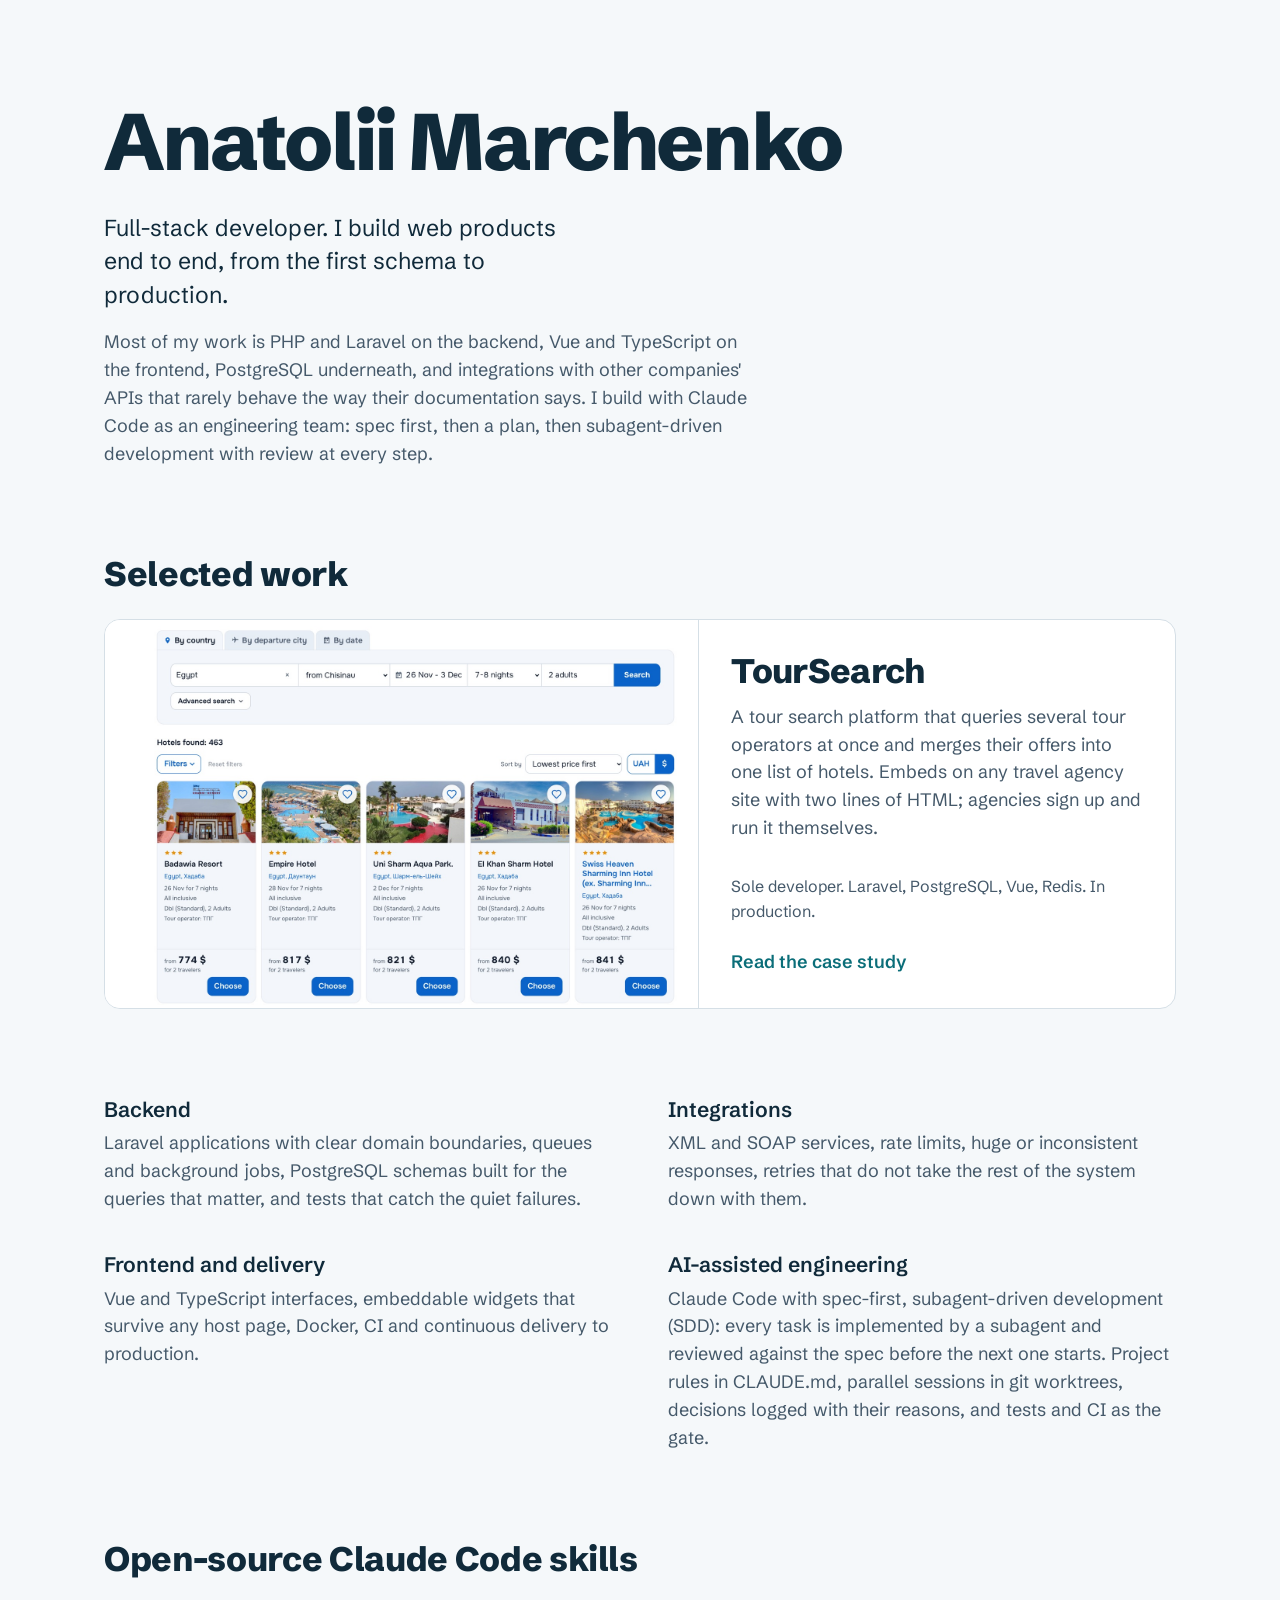
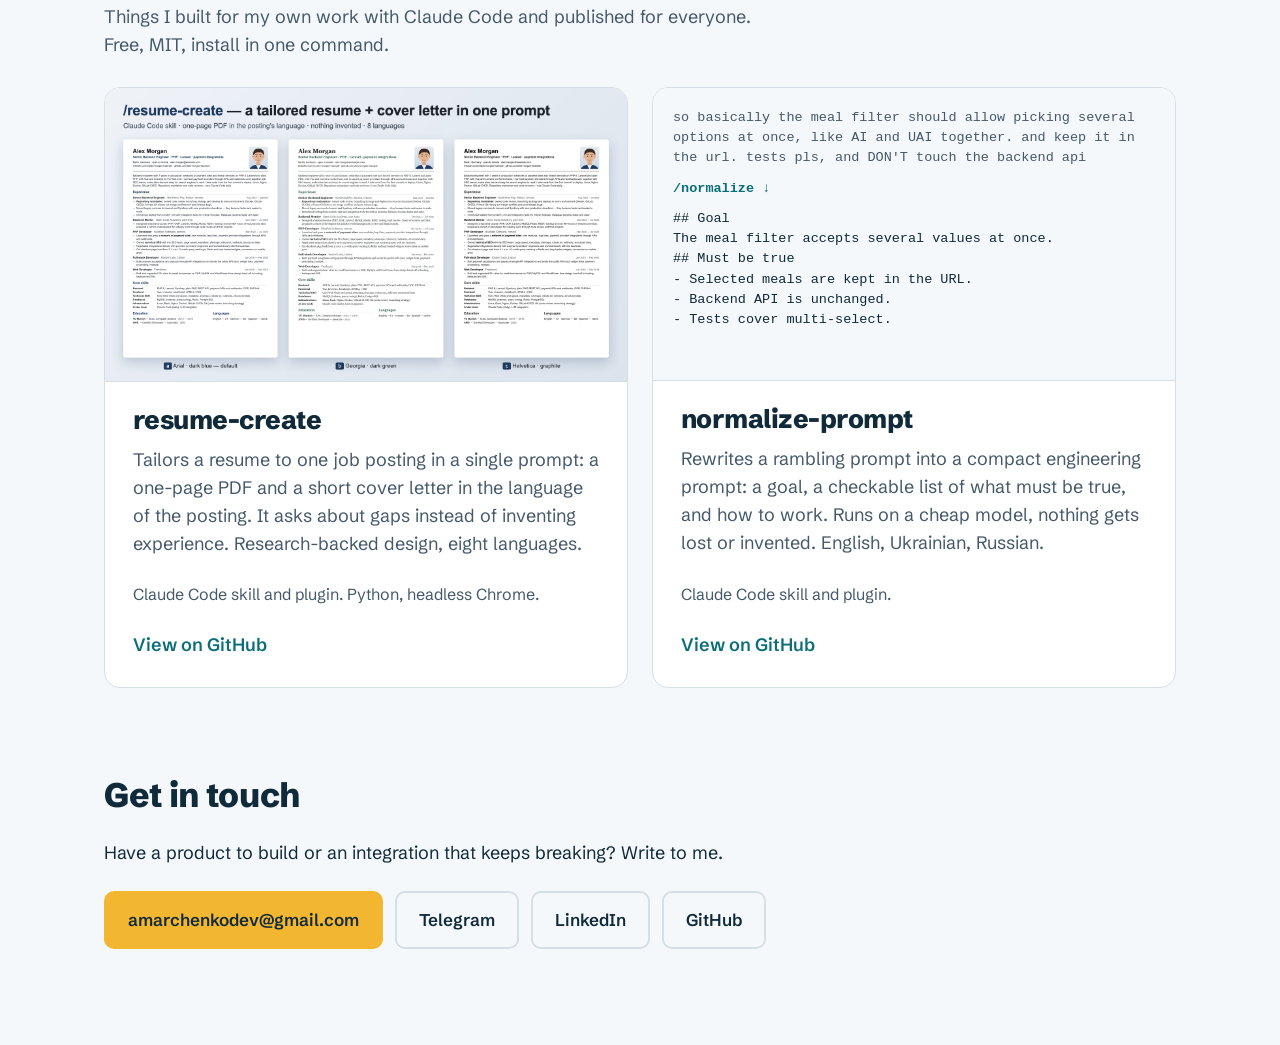
<file: index.html>
<!doctype html>
<html lang="en">
<head>
<meta charset="utf-8">
<meta name="viewport" content="width=device-width, initial-scale=1">
<title>Anatolii Marchenko</title>
<meta name="description" content="Anatolii Marchenko, full-stack developer: PHP and Laravel, Vue and TypeScript, PostgreSQL, integrations with third-party APIs, from first commit to production.">
<meta property="og:type" content="website">
<meta property="og:url" content="https://markforest.github.io/">
<meta property="og:title" content="Anatolii Marchenko, full-stack developer">
<meta property="og:description" content="PHP and Laravel, Vue and TypeScript, PostgreSQL, third-party API integrations. Featured: TourSearch, a multi-operator tour search platform.">
<meta property="og:image" content="https://markforest.github.io/toursearch/img/results.jpg">
<meta name="twitter:card" content="summary_large_image">
<link rel="preconnect" href="https://fonts.googleapis.com">
<link rel="preconnect" href="https://fonts.gstatic.com" crossorigin>
<link href="https://fonts.googleapis.com/css2?family=Schibsted+Grotesk:wght@400;500;600;800&display=swap" rel="stylesheet">
<style>
:root {
  --bg: #f5f8fa;
  --surface: #ffffff;
  --ink: #102a3a;
  --muted: #45596a;
  --line: #d5dfe6;
  --sea: #0b6e79;
  --sun: #f2b630;
}
@media (prefers-color-scheme: dark) {
  :root:not([data-theme="light"]) {
    --bg: #0d1c26; --surface: #132836; --ink: #e8f0f4; --muted: #a9bcc8; --line: #29435a; --sea: #5cc8d3;
  }
}
:root[data-theme="dark"] {
  --bg: #0d1c26; --surface: #132836; --ink: #e8f0f4; --muted: #a9bcc8; --line: #29435a; --sea: #5cc8d3;
}
* { box-sizing: border-box; }
html { -webkit-text-size-adjust: 100%; }
body {
  margin: 0; background: var(--bg); color: var(--ink);
  font-family: "Schibsted Grotesk", system-ui, sans-serif; font-size: 18px; line-height: 1.55;
}
a { color: var(--sea); text-underline-offset: 3px; }
a:focus-visible { outline: 3px solid var(--sun); outline-offset: 3px; border-radius: 4px; }
.wrap { max-width: 1120px; margin: 0 auto; padding: 0 24px; }
h1, h2, h3 { margin: 0; line-height: 1.15; }
p { margin: 0 0 16px; }

.intro { padding: 96px 0 72px; max-width: 760px; }
.intro h1 { font-size: clamp(44px, 7vw, 80px); font-weight: 800; letter-spacing: -0.03em; margin-bottom: 24px; }
.intro .lead { font-size: 23px; line-height: 1.45; max-width: 34ch; }
.intro .more { color: var(--muted); max-width: 60ch; }

h2 { font-size: 34px; font-weight: 800; letter-spacing: -0.01em; margin-bottom: 24px; }

.work {
  display: grid; grid-template-columns: minmax(0, 1.25fr) minmax(0, 1fr); gap: 0;
  background: var(--surface); border: 1px solid var(--line); border-radius: 16px; overflow: hidden;
  text-decoration: none; color: inherit;
}
.work:hover .work-title, .work:focus-visible .work-title { text-decoration: underline; text-underline-offset: 4px; }
.work img { display: block; width: 100%; height: 100%; object-fit: cover; object-position: left top; border-right: 1px solid var(--line); }
.work-body { padding: 32px; display: flex; flex-direction: column; }
.work-title { font-size: 34px; font-weight: 800; letter-spacing: -0.02em; margin-bottom: 12px; }
.work-body p { color: var(--muted); }
.work-meta { margin-top: auto; padding-top: 16px; color: var(--muted); font-size: 16px; }
.work-cta { color: var(--sea); font-weight: 600; margin-top: 8px; }

.skills { padding-top: 88px; display: grid; grid-template-columns: repeat(2, minmax(0, 1fr)); gap: 40px 56px; }
.skills h3 { font-size: 21px; font-weight: 600; margin-bottom: 8px; }
.skills p { color: var(--muted); margin: 0; }

.oss { padding-top: 88px; }
.oss .sub { color: var(--muted); max-width: 60ch; margin-bottom: 28px; }
.oss-grid { display: grid; grid-template-columns: repeat(2, minmax(0, 1fr)); gap: 24px; }
.tool {
  display: flex; flex-direction: column; background: var(--surface); border: 1px solid var(--line);
  border-radius: 16px; overflow: hidden; text-decoration: none; color: inherit;
}
.tool:hover .tool-title, .tool:focus-visible .tool-title { text-decoration: underline; text-underline-offset: 4px; }
.tool-visual { aspect-ratio: 16 / 9; border-bottom: 1px solid var(--line); background: var(--bg); }
.tool-visual img { display: block; width: 100%; height: 100%; object-fit: cover; object-position: center top; }
.tool-visual.text { padding: 20px; display: grid; grid-template-rows: auto auto 1fr; gap: 10px; align-content: start;
  font-family: ui-monospace, "SF Mono", Menlo, monospace; font-size: 13.5px; line-height: 1.5; }
.tool-visual .before { color: var(--muted); }
.tool-visual .arrow { color: var(--sea); font-weight: 600; }
.tool-visual .after { color: var(--ink); white-space: pre-line; }
.tool-body { padding: 24px 28px 28px; display: flex; flex-direction: column; flex: 1; }
.tool-title { font-size: 26px; font-weight: 800; letter-spacing: -0.02em; margin-bottom: 10px; }
.tool-body p { color: var(--muted); }
.tool-meta { margin-top: auto; padding-top: 8px; color: var(--muted); font-size: 16px; }
.tool-cta { color: var(--sea); font-weight: 600; margin-top: 8px; }

.contact { padding: 88px 0 96px; }
.contact p { max-width: 60ch; }
.contact-links { display: flex; flex-wrap: wrap; gap: 12px; margin-top: 24px; }
.btn {
  display: inline-block; padding: 14px 22px; border-radius: 10px; font-weight: 600; font-size: 17px;
  text-decoration: none; border: 2px solid var(--line); color: var(--ink);
}
.btn-primary { background: var(--sun); border-color: var(--sun); color: #102a3a; }

@media (max-width: 860px) {
  .work { grid-template-columns: 1fr; }
  .work img { border-right: 0; border-bottom: 1px solid var(--line); height: auto; aspect-ratio: 16 / 10; }
  .skills { grid-template-columns: 1fr; gap: 32px; padding-top: 64px; }
  .oss { padding-top: 64px; }
  .oss-grid { grid-template-columns: 1fr; }
  .intro { padding: 64px 0 56px; }
  .contact { padding: 64px 0 72px; }
}
@media (max-width: 520px) {
  .wrap { padding: 0 16px; }
  body { font-size: 17px; }
  h2, .work-title { font-size: 28px; }
  .intro .lead { font-size: 20px; }
  .work-body { padding: 24px; }
  .tool-body { padding: 20px 20px 24px; }
}
</style>
</head>
<body>
<main class="wrap">

  <header class="intro">
    <h1>Anatolii Marchenko</h1>
    <p class="lead">Full-stack developer. I build web products end to end, from the first schema to production.</p>
    <p class="more">Most of my work is PHP and Laravel on the backend, Vue and TypeScript on the frontend, PostgreSQL underneath, and integrations with other companies' APIs that rarely behave the way their documentation says. I build with Claude Code as an engineering team: spec first, then a plan, then subagent-driven development with review at every step.</p>
  </header>

  <section aria-labelledby="work">
    <h2 id="work">Selected work</h2>
    <a class="work" href="toursearch/">
      <img src="toursearch/img/results.jpg" width="1600" height="1000" alt="TourSearch: search form and hotel results" loading="lazy">
      <div class="work-body">
        <h3 class="work-title">TourSearch</h3>
        <p>A tour search platform that queries several tour operators at once and merges their offers into one list of hotels. Embeds on any travel agency site with two lines of HTML; agencies sign up and run it themselves.</p>
        <p class="work-meta">Sole developer. Laravel, PostgreSQL, Vue, Redis. In production.</p>
        <span class="work-cta">Read the case study</span>
      </div>
    </a>
  </section>

  <section class="skills" aria-label="What I do">
    <div>
      <h3>Backend</h3>
      <p>Laravel applications with clear domain boundaries, queues and background jobs, PostgreSQL schemas built for the queries that matter, and tests that catch the quiet failures.</p>
    </div>
    <div>
      <h3>Integrations</h3>
      <p>XML and SOAP services, rate limits, huge or inconsistent responses, retries that do not take the rest of the system down with them.</p>
    </div>
    <div>
      <h3>Frontend and delivery</h3>
      <p>Vue and TypeScript interfaces, embeddable widgets that survive any host page, Docker, CI and continuous delivery to production.</p>
    </div>
    <div>
      <h3>AI-assisted engineering</h3>
      <p>Claude Code with spec-first, subagent-driven development (SDD): every task is implemented by a subagent and reviewed against the spec before the next one starts. Project rules in CLAUDE.md, parallel sessions in git worktrees, decisions logged with their reasons, and tests and CI as the gate.</p>
    </div>
  </section>

  <section class="oss" aria-labelledby="oss">
    <h2 id="oss">Open-source Claude Code skills</h2>
    <p class="sub">Things I built for my own work with Claude Code and published for everyone. Free, MIT, install in one command.</p>
    <div class="oss-grid">
      <a class="tool" href="https://github.com/MarkForest/resume-create">
        <div class="tool-visual"><img src="img/resume-create.jpg" width="1600" height="900" alt="resume-create: the same resume in three themes" loading="lazy"></div>
        <div class="tool-body">
          <h3 class="tool-title">resume-create</h3>
          <p>Tailors a resume to one job posting in a single prompt: a one-page PDF and a short cover letter in the language of the posting. It asks about gaps instead of inventing experience. Research-backed design, eight languages.</p>
          <p class="tool-meta">Claude Code skill and plugin. Python, headless Chrome.</p>
          <span class="tool-cta">View on GitHub</span>
        </div>
      </a>
      <a class="tool" href="https://github.com/MarkForest/normalize-prompt">
        <div class="tool-visual text" aria-hidden="true">
          <div class="before">so basically the meal filter should allow picking several options at once, like AI and UAI together. and keep it in the url. tests pls, and DON'T touch the backend api</div>
          <div class="arrow">/normalize &darr;</div>
          <div class="after">## Goal
The meal filter accepts several values at once.
## Must be true
- Selected meals are kept in the URL.
- Backend API is unchanged.
- Tests cover multi-select.</div>
        </div>
        <div class="tool-body">
          <h3 class="tool-title">normalize-prompt</h3>
          <p>Rewrites a rambling prompt into a compact engineering prompt: a goal, a checkable list of what must be true, and how to work. Runs on a cheap model, nothing gets lost or invented. English, Ukrainian, Russian.</p>
          <p class="tool-meta">Claude Code skill and plugin.</p>
          <span class="tool-cta">View on GitHub</span>
        </div>
      </a>
    </div>
  </section>

  <section class="contact" aria-labelledby="contact">
    <h2 id="contact">Get in touch</h2>
    <p>Have a product to build or an integration that keeps breaking? Write to me.</p>
    <div class="contact-links">
      <a class="btn btn-primary" href="mailto:amarchenkodev@gmail.com">amarchenkodev@gmail.com</a>
      <a class="btn" href="https://t.me/mark4rest">Telegram</a>
      <a class="btn" href="https://www.linkedin.com/in/anatoliimarchenko/">LinkedIn</a>
      <a class="btn" href="https://github.com/MarkForest">GitHub</a>
    </div>
  </section>

</main>
</body>
</html>
</file>
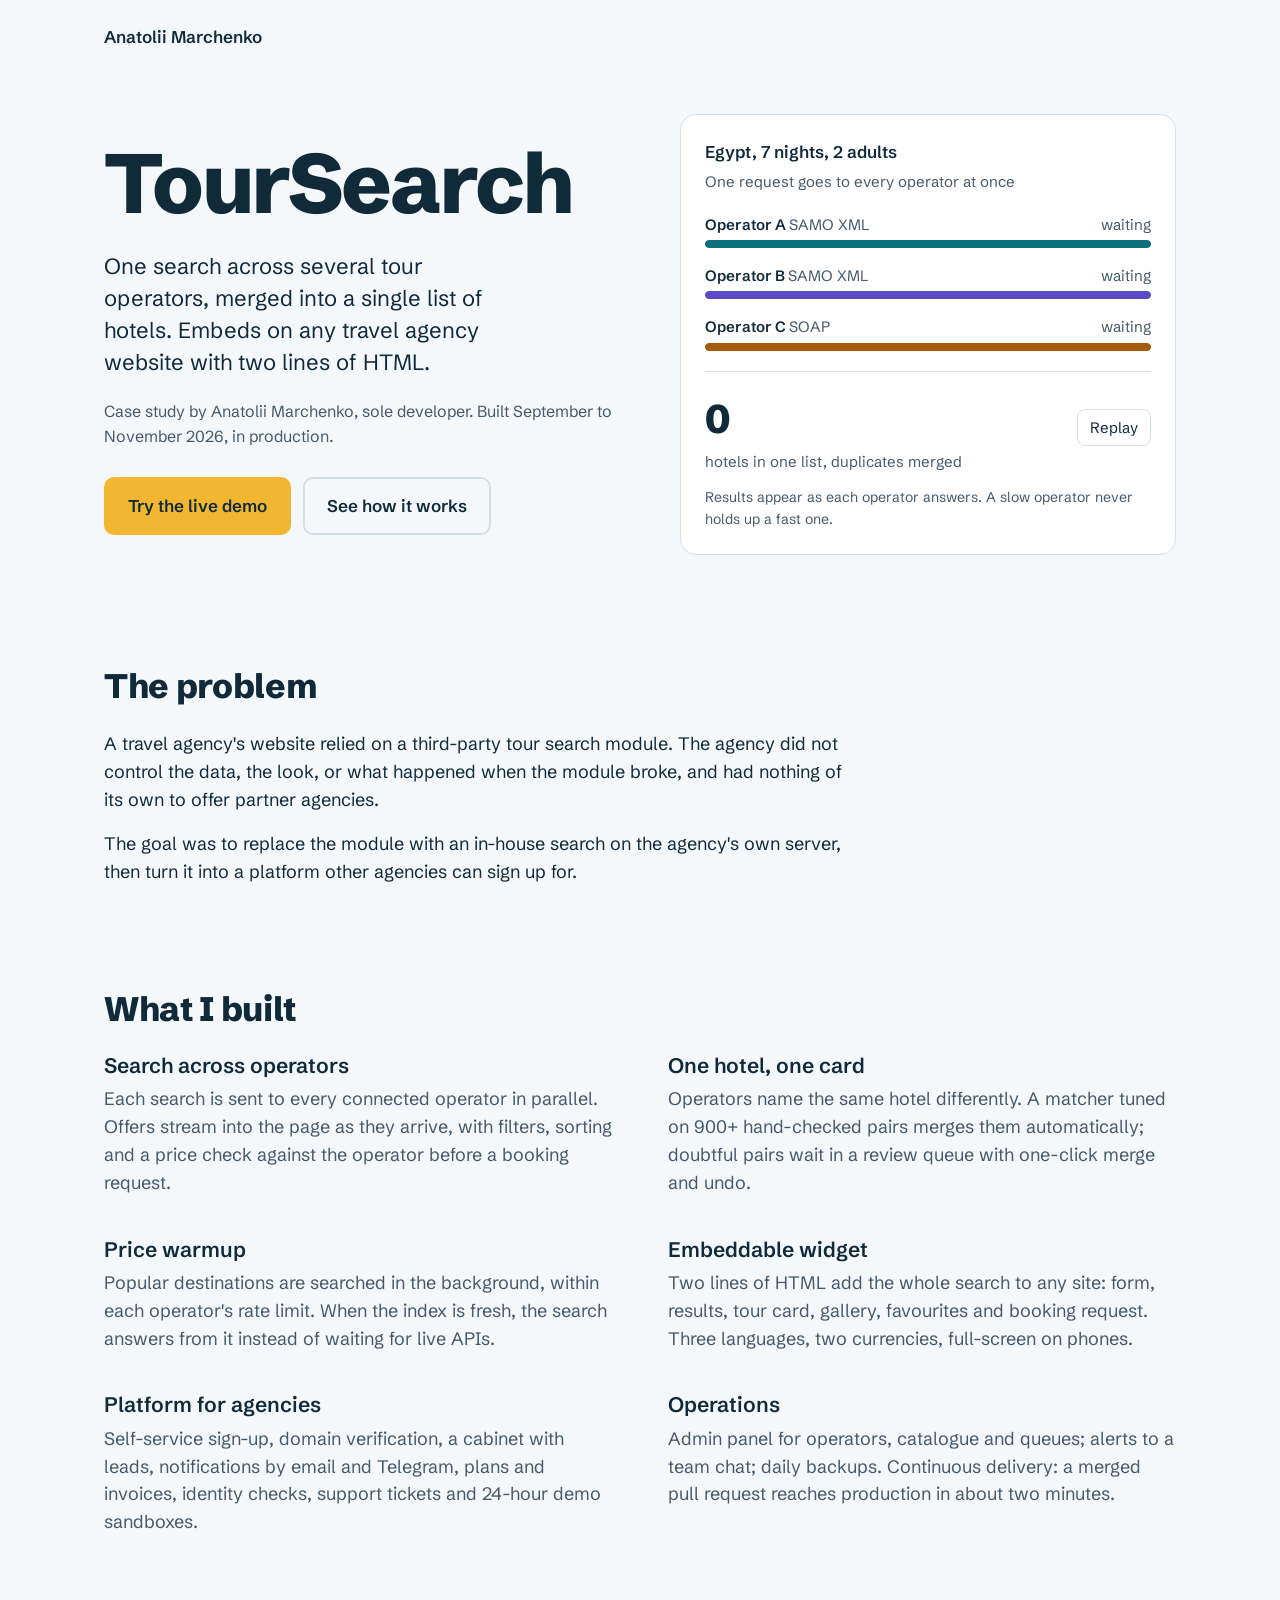
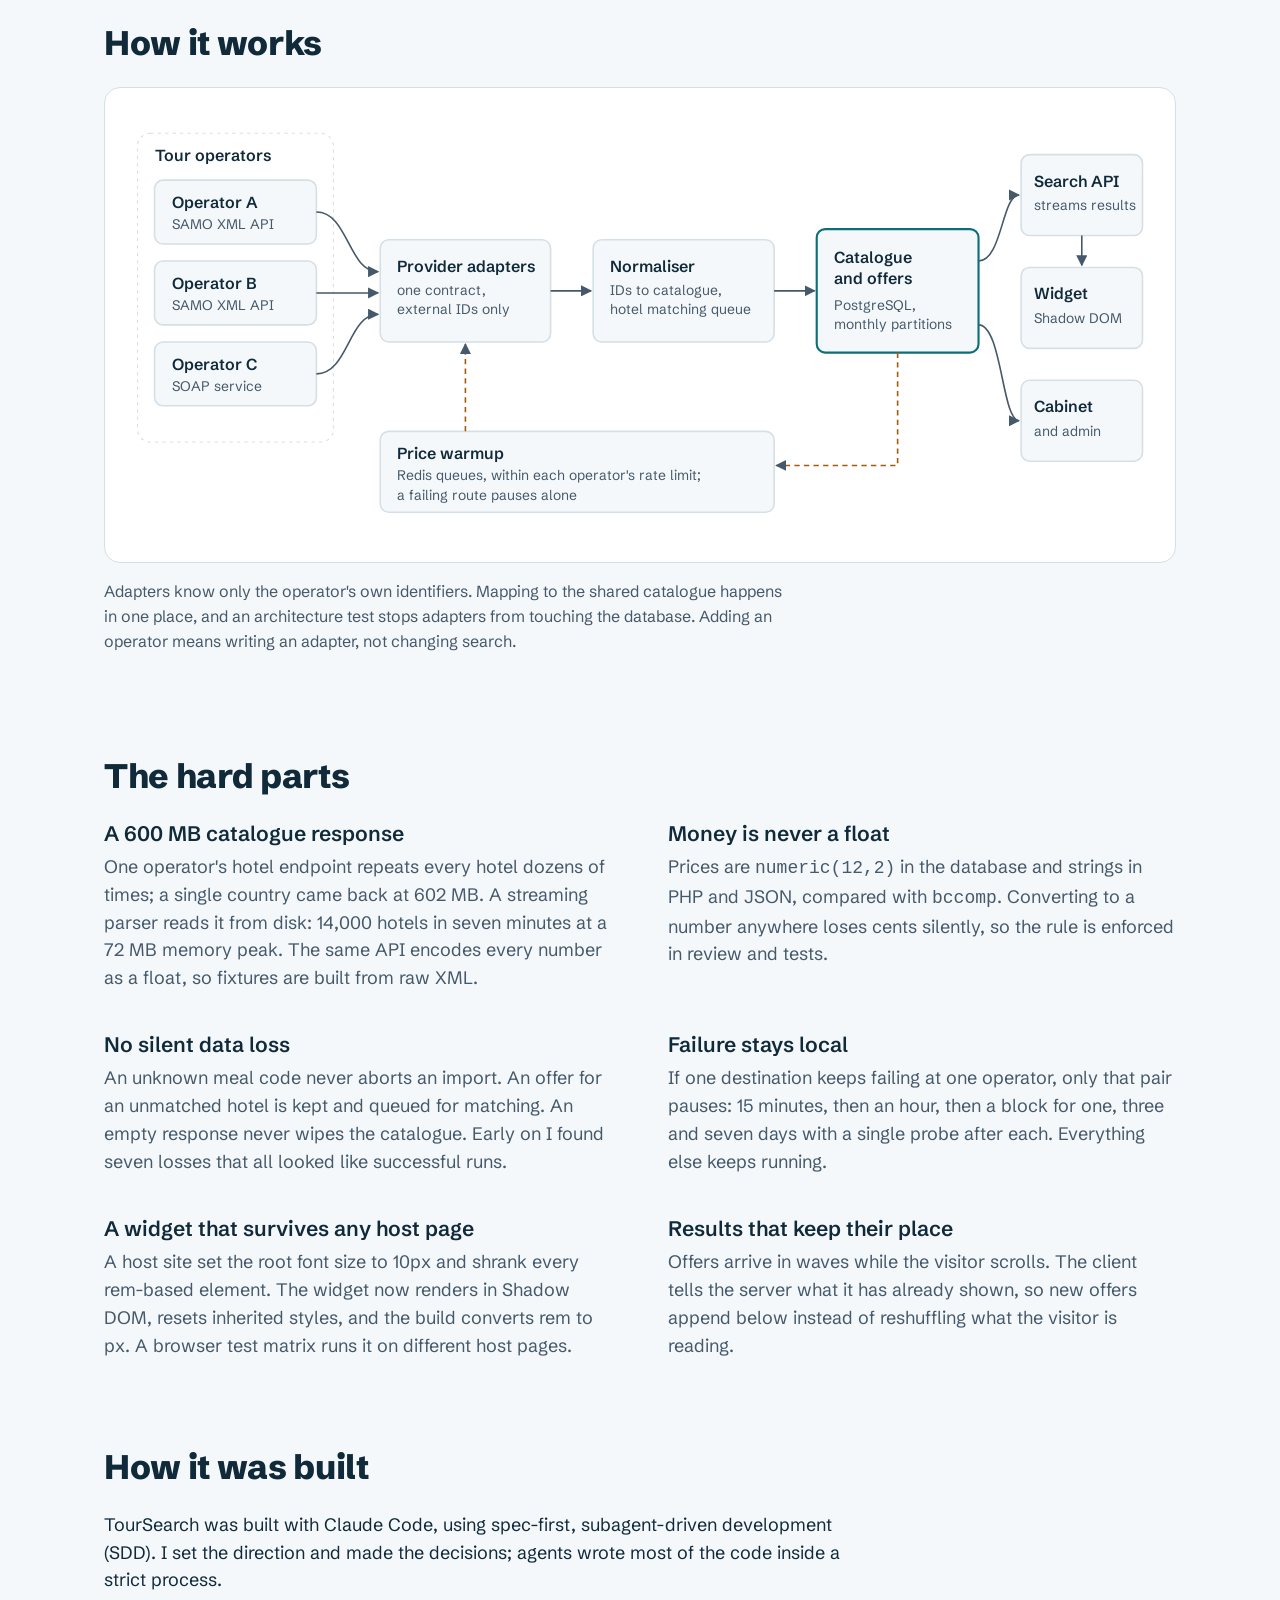
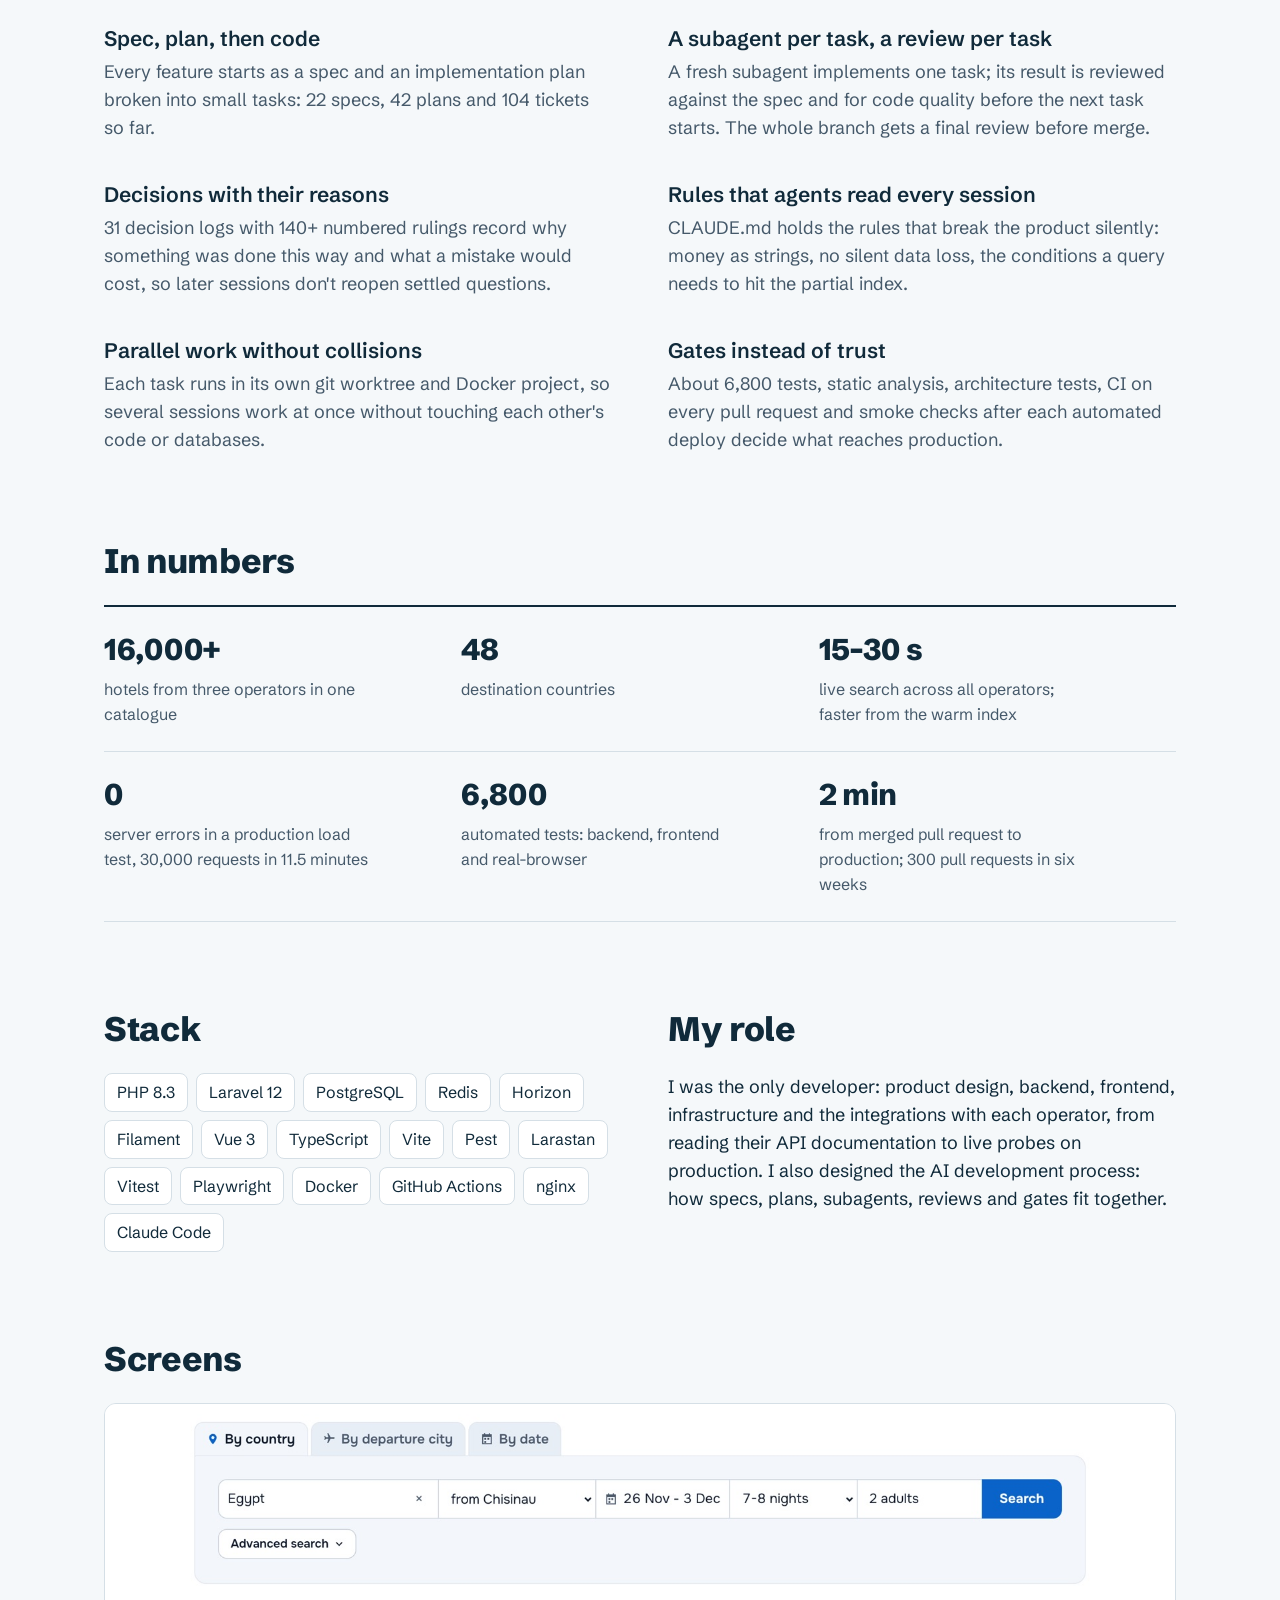
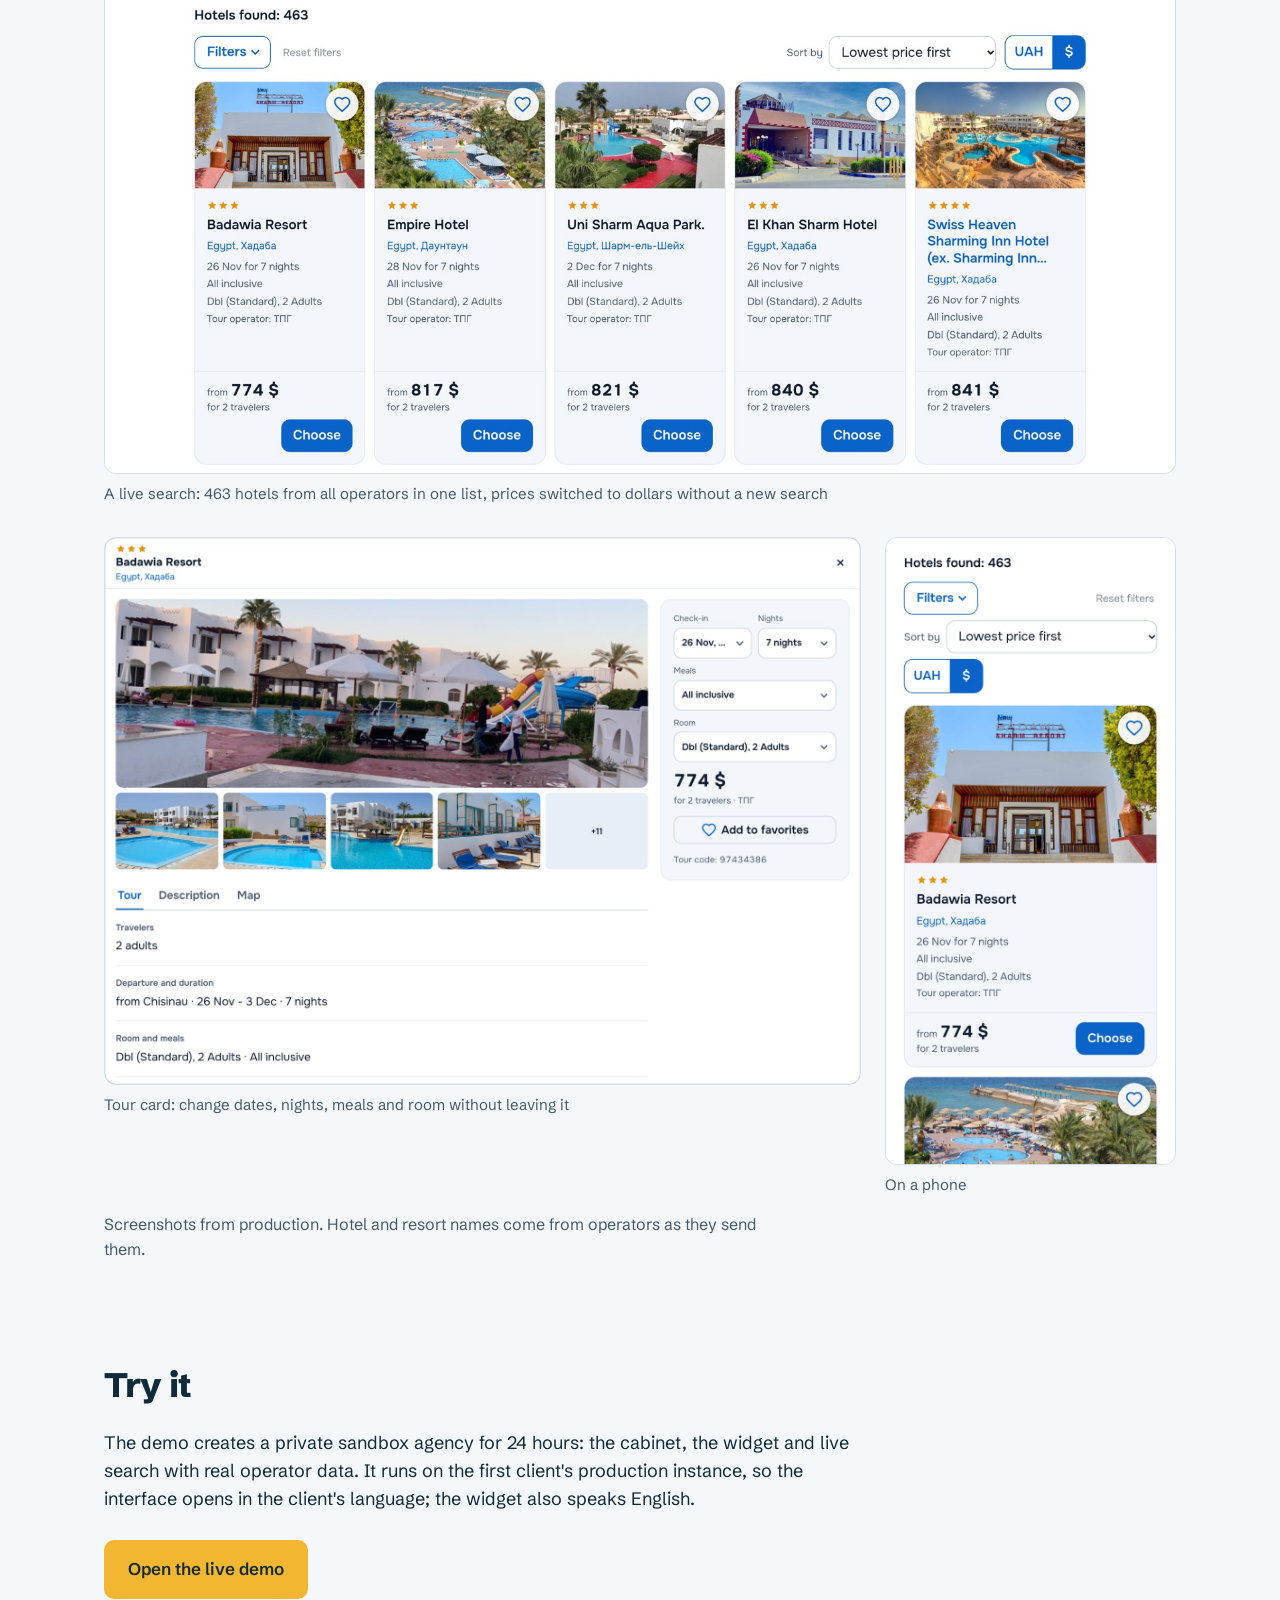
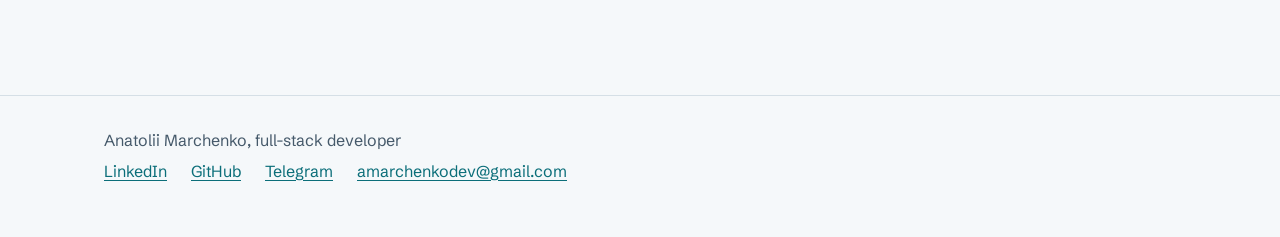
<file: toursearch/index.html>
<!doctype html>
<html lang="en">
<head>
<meta charset="utf-8">
<meta name="viewport" content="width=device-width, initial-scale=1">
<title>TourSearch case study</title>
<meta name="description" content="TourSearch: a tour search platform that queries several tour operators at once and merges their offers into one list. Case study by Anatolii Marchenko.">
<meta property="og:type" content="article">
<meta property="og:url" content="https://markforest.github.io/toursearch/">
<meta property="og:title" content="TourSearch: one search across several tour operators">
<meta property="og:description" content="Case study: a tour search platform that queries several tour operators at once, merges offers into one list of hotels and embeds on any agency site with two lines of HTML.">
<meta property="og:image" content="https://markforest.github.io/toursearch/img/results.jpg">
<meta name="twitter:card" content="summary_large_image">
<link rel="preconnect" href="https://fonts.googleapis.com">
<link rel="preconnect" href="https://fonts.gstatic.com" crossorigin>
<link href="https://fonts.googleapis.com/css2?family=Schibsted+Grotesk:wght@400;500;600;800&display=swap" rel="stylesheet">
<style>
:root {
  --bg: #f5f8fa;
  --surface: #ffffff;
  --ink: #102a3a;
  --muted: #45596a;
  --line: #d5dfe6;
  --sea: #0b6e79;
  --sun: #f2b630;
  --lane-a: #0b6e79;
  --lane-b: #5b4bc4;
  --lane-c: #a65a0b;
  --track: #e3ebf0;
}
@media (prefers-color-scheme: dark) {
  :root:not([data-theme="light"]) {
    --bg: #0d1c26;
    --surface: #132836;
    --ink: #e8f0f4;
    --muted: #a9bcc8;
    --line: #29435a;
    --sea: #5cc8d3;
    --sun: #f2b630;
    --lane-a: #5cc8d3;
    --lane-b: #a99cf5;
    --lane-c: #f0a35a;
    --track: #1f3a4b;
  }
}
:root[data-theme="dark"] {
  --bg: #0d1c26; --surface: #132836; --ink: #e8f0f4; --muted: #a9bcc8; --line: #29435a;
  --sea: #5cc8d3; --sun: #f2b630; --lane-a: #5cc8d3; --lane-b: #a99cf5; --lane-c: #f0a35a; --track: #1f3a4b;
}

* { box-sizing: border-box; }
html { -webkit-text-size-adjust: 100%; }
body {
  margin: 0;
  background: var(--bg);
  color: var(--ink);
  font-family: "Schibsted Grotesk", system-ui, sans-serif;
  font-size: 18px;
  line-height: 1.55;
}
a { color: var(--sea); text-underline-offset: 3px; }
a:focus-visible, button:focus-visible { outline: 3px solid var(--sun); outline-offset: 3px; border-radius: 4px; }

.wrap { max-width: 1120px; margin: 0 auto; padding: 0 24px; }
.topnav { padding-top: 24px; font-weight: 600; font-size: 17px; }
.topnav a { color: var(--ink); text-decoration: none; }
.topnav a:hover { text-decoration: underline; }
.shot-wide { margin-top: 0; }
.prose { max-width: 68ch; }

h1, h2, h3 { line-height: 1.15; margin: 0; }
h2 { font-size: 34px; font-weight: 800; letter-spacing: -0.01em; margin-bottom: 24px; }
h3 { font-size: 21px; font-weight: 600; margin-bottom: 8px; }
p { margin: 0 0 16px; }

section { padding: 88px 0 0; }
section:last-of-type { padding-bottom: 96px; }

/* Hero */
.hero { padding: 64px 0 24px; display: grid; grid-template-columns: 1.05fr 1fr; gap: 56px; align-items: center; }
.hero h1 { font-size: clamp(48px, 7vw, 84px); font-weight: 800; letter-spacing: -0.03em; margin-bottom: 20px; }
.lead { font-size: 22px; line-height: 1.45; color: var(--ink); max-width: 30ch; }
.byline { color: var(--muted); font-size: 16px; margin-top: 20px; }
.actions { display: flex; flex-wrap: wrap; gap: 12px; margin-top: 28px; }
.btn {
  display: inline-block; padding: 14px 22px; border-radius: 10px; font-weight: 600; font-size: 17px;
  text-decoration: none; border: 2px solid transparent;
}
.btn-primary { background: var(--sun); color: #102a3a; }
.btn-secondary { border-color: var(--line); color: var(--ink); }

/* Merge animation */
.merge {
  background: var(--surface); border: 1px solid var(--line); border-radius: 16px; padding: 24px;
}
.merge-query { font-weight: 600; font-size: 17px; margin-bottom: 4px; }
.merge-sub { color: var(--muted); font-size: 15px; margin-bottom: 20px; }
.lane { display: grid; grid-template-columns: 1fr auto; gap: 4px 12px; margin-bottom: 16px; font-size: 15px; }
.lane-name { font-weight: 600; }
.lane-proto { color: var(--muted); font-weight: 400; }
.lane-count { font-variant-numeric: tabular-nums; color: var(--muted); text-align: right; min-width: 9ch; }
.lane-bar { grid-column: 1 / -1; height: 8px; border-radius: 4px; background: var(--track); overflow: hidden; }
.lane-fill { height: 100%; width: 0; border-radius: 4px; }
.lane[data-lane="a"] .lane-fill { background: var(--lane-a); }
.lane[data-lane="b"] .lane-fill { background: var(--lane-b); }
.lane[data-lane="c"] .lane-fill { background: var(--lane-c); }
.merged {
  border-top: 1px solid var(--line); margin-top: 20px; padding-top: 16px;
  display: flex; justify-content: space-between; align-items: baseline; gap: 12px; flex-wrap: wrap;
}
.merged-num { font-size: 40px; font-weight: 800; font-variant-numeric: tabular-nums; letter-spacing: -0.02em; }
.merged-label { color: var(--muted); font-size: 15px; }
.replay { background: none; border: 1px solid var(--line); color: var(--ink); font: inherit; font-size: 15px; padding: 6px 12px; border-radius: 8px; cursor: pointer; }
.merge-note { color: var(--muted); font-size: 14px; margin: 14px 0 0; }

/* Features */
.features { display: grid; grid-template-columns: repeat(2, minmax(0, 1fr)); gap: 40px 56px; }
.features p { color: var(--muted); margin: 0; }
.prose + .features { margin-top: 32px; }

/* Diagram */
.diagram { background: var(--surface); border: 1px solid var(--line); border-radius: 16px; padding: 24px; overflow-x: auto; }
.diagram svg { display: block; min-width: 760px; width: 100%; height: auto; }
.diagram text { font-family: "Schibsted Grotesk", system-ui, sans-serif; fill: var(--ink); }
.diagram .sub { fill: var(--muted); font-size: 13px; }
.diagram .box { fill: var(--bg); stroke: var(--line); stroke-width: 1.5; }
.diagram .box-key { fill: var(--bg); stroke: var(--sea); stroke-width: 2; }
.diagram .edge { stroke: var(--muted); stroke-width: 1.5; fill: none; }
.diagram .edge-loop { stroke: var(--lane-c); stroke-width: 1.5; fill: none; stroke-dasharray: 5 4; }
.diagram .group { fill: none; stroke: var(--line); stroke-dasharray: 3 4; }
.caption { color: var(--muted); font-size: 16px; margin-top: 16px; max-width: 68ch; }

/* Engineering notes */
.notes { display: grid; grid-template-columns: repeat(2, minmax(0, 1fr)); gap: 40px 56px; }
.notes article p { color: var(--muted); margin: 0; }

/* Numbers */
.facts { display: grid; grid-template-columns: repeat(3, minmax(0, 1fr)); gap: 0; border-top: 2px solid var(--ink); margin: 0; }
.facts div { padding: 20px 24px 24px 0; border-bottom: 1px solid var(--line); }
.facts dt { font-size: 30px; font-weight: 800; letter-spacing: -0.01em; }
.facts dd { margin: 4px 0 0; color: var(--muted); font-size: 16px; max-width: 28ch; }

/* Stack and role */
.split { display: grid; grid-template-columns: 1fr 1fr; gap: 56px; }
.stack { list-style: none; padding: 0; margin: 0; display: flex; flex-wrap: wrap; gap: 8px; }
.stack li { border: 1px solid var(--line); border-radius: 8px; padding: 6px 12px; font-size: 16px; background: var(--surface); }

/* Screens */
.shots { display: grid; grid-template-columns: minmax(0, 2.6fr) minmax(0, 1fr); gap: 24px; align-items: start; margin-top: 32px; }
.shot { margin: 0; }
.shot img { display: block; width: 100%; height: auto; border-radius: 12px; border: 1px solid var(--line); background: #fff; }
.shot figcaption { color: var(--muted); font-size: 15px; margin-top: 8px; }

footer { border-top: 1px solid var(--line); padding: 32px 0 48px; color: var(--muted); font-size: 16px; }
footer p { margin: 0 0 6px; }
.contacts { display: flex; flex-wrap: wrap; gap: 8px 24px; }

@media (max-width: 860px) {
  .hero, .split { grid-template-columns: 1fr; gap: 40px; }
  .features, .notes { grid-template-columns: 1fr; gap: 32px; }
  .shots { grid-template-columns: 1fr; }
  .shots .shot:last-child { max-width: 320px; }
  .facts { grid-template-columns: 1fr 1fr; }
  section { padding-top: 64px; }
}
@media (max-width: 520px) {
  .wrap { padding: 0 16px; }
  body { font-size: 17px; }
  h2 { font-size: 28px; }
  .lead { font-size: 20px; }
  .facts { grid-template-columns: 1fr; }
  .merge, .diagram { padding: 16px; }
}
</style>
</head>
<body>
<nav class="wrap topnav" aria-label="Site"><a href="../">Anatolii Marchenko</a></nav>
<main class="wrap">

  <header class="hero">
    <div>
      <h1>TourSearch</h1>
      <p class="lead">One search across several tour operators, merged into a single list of hotels. Embeds on any travel agency website with two lines of HTML.</p>
      <p class="byline">Case study by Anatolii Marchenko, sole developer. Built September to November 2026, in production.</p>
      <div class="actions">
        <a class="btn btn-primary" href="https://more-turov.pro/agencies">Try the live demo</a>
        <a class="btn btn-secondary" href="#how-it-works">See how it works</a>
      </div>
    </div>

    <div class="merge" aria-label="Illustration: three tour operators answer at different speeds and their offers merge into one list">
      <p class="merge-query">Egypt, 7 nights, 2 adults</p>
      <p class="merge-sub">One request goes to every operator at once</p>
      <div class="lane" data-lane="a" data-ms="2600" data-offers="238">
        <span class="lane-name">Operator A <span class="lane-proto">SAMO XML</span></span>
        <span class="lane-count">waiting</span>
        <div class="lane-bar"><div class="lane-fill"></div></div>
      </div>
      <div class="lane" data-lane="b" data-ms="4400" data-offers="171">
        <span class="lane-name">Operator B <span class="lane-proto">SAMO XML</span></span>
        <span class="lane-count">waiting</span>
        <div class="lane-bar"><div class="lane-fill"></div></div>
      </div>
      <div class="lane" data-lane="c" data-ms="7800" data-offers="452">
        <span class="lane-name">Operator C <span class="lane-proto">SOAP</span></span>
        <span class="lane-count">waiting</span>
        <div class="lane-bar"><div class="lane-fill"></div></div>
      </div>
      <div class="merged">
        <div>
          <div class="merged-num" id="merged-num">0</div>
          <div class="merged-label">hotels in one list, duplicates merged</div>
        </div>
        <button class="replay" type="button" id="replay">Replay</button>
      </div>
      <p class="merge-note">Results appear as each operator answers. A slow operator never holds up a fast one.</p>
    </div>
  </header>

  <section aria-labelledby="problem">
    <div class="prose">
      <h2 id="problem">The problem</h2>
      <p>A travel agency's website relied on a third-party tour search module. The agency did not control the data, the look, or what happened when the module broke, and had nothing of its own to offer partner agencies.</p>
      <p>The goal was to replace the module with an in-house search on the agency's own server, then turn it into a platform other agencies can sign up for.</p>
    </div>
  </section>

  <section aria-labelledby="built">
    <h2 id="built">What I built</h2>
    <div class="features">
      <div>
        <h3>Search across operators</h3>
        <p>Each search is sent to every connected operator in parallel. Offers stream into the page as they arrive, with filters, sorting and a price check against the operator before a booking request.</p>
      </div>
      <div>
        <h3>One hotel, one card</h3>
        <p>Operators name the same hotel differently. A matcher tuned on 900+ hand-checked pairs merges them automatically; doubtful pairs wait in a review queue with one-click merge and undo.</p>
      </div>
      <div>
        <h3>Price warmup</h3>
        <p>Popular destinations are searched in the background, within each operator's rate limit. When the index is fresh, the search answers from it instead of waiting for live APIs.</p>
      </div>
      <div>
        <h3>Embeddable widget</h3>
        <p>Two lines of HTML add the whole search to any site: form, results, tour card, gallery, favourites and booking request. Three languages, two currencies, full-screen on phones.</p>
      </div>
      <div>
        <h3>Platform for agencies</h3>
        <p>Self-service sign-up, domain verification, a cabinet with leads, notifications by email and Telegram, plans and invoices, identity checks, support tickets and 24-hour demo sandboxes.</p>
      </div>
      <div>
        <h3>Operations</h3>
        <p>Admin panel for operators, catalogue and queues; alerts to a team chat; daily backups. Continuous delivery: a merged pull request reaches production in about two minutes.</p>
      </div>
    </div>
  </section>

  <section aria-labelledby="how-it-works" id="how-it-works">
    <h2>How it works</h2>
    <div class="diagram">
      <svg viewBox="0 0 960 400" role="img" aria-labelledby="dia-title">
        <title id="dia-title">Architecture: tour operator APIs feed provider adapters, then normalisation and hotel matching into the catalogue and offers store; a background warmup queue refreshes prices; the search API serves the widget on agency sites and the agency cabinet.</title>
        <defs>
          <marker id="arrow" viewBox="0 0 10 10" refX="9" refY="5" markerWidth="7" markerHeight="7" orient="auto-start-reverse">
            <path d="M0 0 L10 5 L0 10 z" fill="currentColor" style="fill: var(--muted)"/>
          </marker>
        </defs>

        <!-- operators -->
        <rect class="group" x="8" y="20" width="184" height="290" rx="12"/>
        <text x="24" y="46" font-size="15" font-weight="600">Tour operators</text>
        <rect class="box" x="24" y="64" width="152" height="60" rx="8"/>
        <text x="40" y="90" font-size="15" font-weight="600">Operator A</text>
        <text class="sub" x="40" y="110">SAMO XML API</text>
        <rect class="box" x="24" y="140" width="152" height="60" rx="8"/>
        <text x="40" y="166" font-size="15" font-weight="600">Operator B</text>
        <text class="sub" x="40" y="186">SAMO XML API</text>
        <rect class="box" x="24" y="216" width="152" height="60" rx="8"/>
        <text x="40" y="242" font-size="15" font-weight="600">Operator C</text>
        <text class="sub" x="40" y="262">SOAP service</text>

        <!-- adapters -->
        <rect class="box" x="236" y="120" width="160" height="96" rx="8"/>
        <text x="252" y="150" font-size="15" font-weight="600">Provider adapters</text>
        <text class="sub" x="252" y="172">one contract,</text>
        <text class="sub" x="252" y="190">external IDs only</text>

        <path class="edge" d="M176 94 C206 94 206 150 234 150" marker-end="url(#arrow)"/>
        <path class="edge" d="M176 170 L234 170" marker-end="url(#arrow)"/>
        <path class="edge" d="M176 246 C206 246 206 190 234 190" marker-end="url(#arrow)"/>

        <!-- normaliser -->
        <rect class="box" x="436" y="120" width="170" height="96" rx="8"/>
        <text x="452" y="150" font-size="15" font-weight="600">Normaliser</text>
        <text class="sub" x="452" y="172">IDs to catalogue,</text>
        <text class="sub" x="452" y="190">hotel matching queue</text>
        <path class="edge" d="M396 168 L434 168" marker-end="url(#arrow)"/>

        <!-- store -->
        <rect class="box-key" x="646" y="110" width="152" height="116" rx="8"/>
        <text x="662" y="142" font-size="15" font-weight="600">Catalogue</text>
        <text x="662" y="162" font-size="15" font-weight="600">and offers</text>
        <text class="sub" x="662" y="186">PostgreSQL,</text>
        <text class="sub" x="662" y="204">monthly partitions</text>
        <path class="edge" d="M606 168 L644 168" marker-end="url(#arrow)"/>

        <!-- warmup loop -->
        <rect class="box" x="236" y="300" width="370" height="76" rx="8"/>
        <text x="252" y="326" font-size="15" font-weight="600">Price warmup</text>
        <text class="sub" x="252" y="346">Redis queues, within each operator's rate limit;</text>
        <text class="sub" x="252" y="364">a failing route pauses alone</text>
        <path class="edge-loop" d="M316 300 L316 218" marker-end="url(#arrow)"/>
        <path class="edge-loop" d="M722 226 L722 332 L608 332" marker-end="url(#arrow)"/>

        <!-- search api -->
        <rect class="box" x="838" y="40" width="114" height="76" rx="8"/>
        <text x="850" y="70" font-size="15" font-weight="600">Search API</text>
        <text class="sub" x="850" y="92">streams results</text>
        <path class="edge" d="M798 140 C820 140 820 78 836 78" marker-end="url(#arrow)"/>

        <rect class="box" x="838" y="146" width="114" height="76" rx="8"/>
        <text x="850" y="176" font-size="15" font-weight="600">Widget</text>
        <text class="sub" x="850" y="198">Shadow DOM</text>
        <path class="edge" d="M895 116 L895 144" marker-end="url(#arrow)"/>

        <rect class="box" x="838" y="252" width="114" height="76" rx="8"/>
        <text x="850" y="282" font-size="15" font-weight="600">Cabinet</text>
        <text class="sub" x="850" y="304">and admin</text>
        <path class="edge" d="M798 200 C820 200 820 290 836 290" marker-end="url(#arrow)"/>
      </svg>
    </div>
    <p class="caption">Adapters know only the operator's own identifiers. Mapping to the shared catalogue happens in one place, and an architecture test stops adapters from touching the database. Adding an operator means writing an adapter, not changing search.</p>
  </section>

  <section aria-labelledby="hard-parts">
    <h2 id="hard-parts">The hard parts</h2>
    <div class="notes">
      <article>
        <h3>A 600 MB catalogue response</h3>
        <p>One operator's hotel endpoint repeats every hotel dozens of times; a single country came back at 602 MB. A streaming parser reads it from disk: 14,000 hotels in seven minutes at a 72 MB memory peak. The same API encodes every number as a float, so fixtures are built from raw XML.</p>
      </article>
      <article>
        <h3>Money is never a float</h3>
        <p>Prices are <code>numeric(12,2)</code> in the database and strings in PHP and JSON, compared with <code>bccomp</code>. Converting to a number anywhere loses cents silently, so the rule is enforced in review and tests.</p>
      </article>
      <article>
        <h3>No silent data loss</h3>
        <p>An unknown meal code never aborts an import. An offer for an unmatched hotel is kept and queued for matching. An empty response never wipes the catalogue. Early on I found seven losses that all looked like successful runs.</p>
      </article>
      <article>
        <h3>Failure stays local</h3>
        <p>If one destination keeps failing at one operator, only that pair pauses: 15 minutes, then an hour, then a block for one, three and seven days with a single probe after each. Everything else keeps running.</p>
      </article>
      <article>
        <h3>A widget that survives any host page</h3>
        <p>A host site set the root font size to 10px and shrank every rem-based element. The widget now renders in Shadow DOM, resets inherited styles, and the build converts rem to px. A browser test matrix runs it on different host pages.</p>
      </article>
      <article>
        <h3>Results that keep their place</h3>
        <p>Offers arrive in waves while the visitor scrolls. The client tells the server what it has already shown, so new offers append below instead of reshuffling what the visitor is reading.</p>
      </article>
    </div>
  </section>

  <section aria-labelledby="built-with">
    <div class="prose">
      <h2 id="built-with">How it was built</h2>
      <p>TourSearch was built with Claude Code, using spec-first, subagent-driven development (SDD). I set the direction and made the decisions; agents wrote most of the code inside a strict process.</p>
    </div>
    <div class="features">
      <div>
        <h3>Spec, plan, then code</h3>
        <p>Every feature starts as a spec and an implementation plan broken into small tasks: 22 specs, 42 plans and 104 tickets so far.</p>
      </div>
      <div>
        <h3>A subagent per task, a review per task</h3>
        <p>A fresh subagent implements one task; its result is reviewed against the spec and for code quality before the next task starts. The whole branch gets a final review before merge.</p>
      </div>
      <div>
        <h3>Decisions with their reasons</h3>
        <p>31 decision logs with 140+ numbered rulings record why something was done this way and what a mistake would cost, so later sessions don't reopen settled questions.</p>
      </div>
      <div>
        <h3>Rules that agents read every session</h3>
        <p>CLAUDE.md holds the rules that break the product silently: money as strings, no silent data loss, the conditions a query needs to hit the partial index.</p>
      </div>
      <div>
        <h3>Parallel work without collisions</h3>
        <p>Each task runs in its own git worktree and Docker project, so several sessions work at once without touching each other's code or databases.</p>
      </div>
      <div>
        <h3>Gates instead of trust</h3>
        <p>About 6,800 tests, static analysis, architecture tests, CI on every pull request and smoke checks after each automated deploy decide what reaches production.</p>
      </div>
    </div>
  </section>

  <section aria-labelledby="numbers">
    <h2 id="numbers">In numbers</h2>
    <dl class="facts">
      <div><dt>16,000+</dt><dd>hotels from three operators in one catalogue</dd></div>
      <div><dt>48</dt><dd>destination countries</dd></div>
      <div><dt>15–30 s</dt><dd>live search across all operators; faster from the warm index</dd></div>
      <div><dt>0</dt><dd>server errors in a production load test, 30,000 requests in 11.5 minutes</dd></div>
      <div><dt>6,800</dt><dd>automated tests: backend, frontend and real-browser</dd></div>
      <div><dt>2 min</dt><dd>from merged pull request to production; 300 pull requests in six weeks</dd></div>
    </dl>
  </section>

  <section aria-labelledby="stack">
    <div class="split">
      <div>
        <h2 id="stack">Stack</h2>
        <ul class="stack">
          <li>PHP 8.3</li><li>Laravel 12</li><li>PostgreSQL</li><li>Redis</li><li>Horizon</li><li>Filament</li>
          <li>Vue 3</li><li>TypeScript</li><li>Vite</li><li>Pest</li><li>Larastan</li><li>Vitest</li><li>Playwright</li>
          <li>Docker</li><li>GitHub Actions</li><li>nginx</li><li>Claude Code</li>
        </ul>
      </div>
      <div>
        <h2>My role</h2>
        <p>I was the only developer: product design, backend, frontend, infrastructure and the integrations with each operator, from reading their API documentation to live probes on production. I also designed the AI development process: how specs, plans, subagents, reviews and gates fit together.</p>
      </div>
    </div>
  </section>

  <section aria-labelledby="screens">
    <h2 id="screens">Screens</h2>
    <figure class="shot shot-wide">
      <img src="img/results.jpg" width="1600" height="1000" alt="Search form and a grid of hotel results for Egypt, sorted by lowest price, prices in US dollars" loading="lazy">
      <figcaption>A live search: 463 hotels from all operators in one list, prices switched to dollars without a new search</figcaption>
    </figure>
    <div class="shots">
      <figure class="shot">
        <img src="img/tour-card.jpg" width="1600" height="1157" alt="Tour card with a photo gallery, tabs for tour, description and map, and a panel to change dates, nights, meals and room" loading="lazy">
        <figcaption>Tour card: change dates, nights, meals and room without leaving it</figcaption>
      </figure>
      <figure class="shot">
        <img src="img/phone.jpg" width="640" height="1385" alt="The same results on a phone screen, one hotel per row" loading="lazy">
        <figcaption>On a phone</figcaption>
      </figure>
    </div>
    <p class="caption">Screenshots from production. Hotel and resort names come from operators as they send them.</p>
  </section>

  <section aria-labelledby="try">
    <div class="prose">
      <h2 id="try">Try it</h2>
      <p>The demo creates a private sandbox agency for 24 hours: the cabinet, the widget and live search with real operator data. It runs on the first client's production instance, so the interface opens in the client's language; the widget also speaks English.</p>
      <div class="actions">
        <a class="btn btn-primary" href="https://more-turov.pro/agencies">Open the live demo</a>
      </div>
    </div>
  </section>

</main>

<footer>
  <div class="wrap">
    <p>Anatolii Marchenko, full-stack developer</p>
    <p class="contacts"><a href="https://www.linkedin.com/in/anatoliimarchenko/">LinkedIn</a> <a href="https://github.com/MarkForest">GitHub</a> <a href="https://t.me/mark4rest">Telegram</a> <a href="mailto:amarchenkodev@gmail.com">amarchenkodev@gmail.com</a></p>
  </div>
</footer>

<script>
(function () {
  var lanes = Array.prototype.slice.call(document.querySelectorAll('.lane'));
  var total = document.getElementById('merged-num');
  var replay = document.getElementById('replay');
  var reduce = window.matchMedia && window.matchMedia('(prefers-reduced-motion: reduce)').matches;
  // Hotels in the merged list after each operator answers: overlap between operators means the sum is smaller
  var steps = [212, 318, 415];
  var timers = [];

  function finalState() {
    lanes.forEach(function (lane) {
      lane.querySelector('.lane-fill').style.width = '100%';
      lane.querySelector('.lane-count').textContent = lane.dataset.offers + ' offers';
    });
    total.textContent = steps[steps.length - 1];
  }

  function countTo(target) {
    var from = parseInt(total.textContent, 10) || 0;
    var start = null;
    function tick(now) {
      if (start === null) start = now;
      var t = Math.max(0, Math.min(1, (now - start) / 600));
      total.textContent = Math.round(from + (target - from) * t);
      if (t < 1) requestAnimationFrame(tick);
    }
    requestAnimationFrame(tick);
  }

  function run() {
    timers.forEach(clearTimeout);
    timers = [];
    total.textContent = '0';
    var order = lanes.slice().sort(function (a, b) { return a.dataset.ms - b.dataset.ms; });
    lanes.forEach(function (lane) {
      var fill = lane.querySelector('.lane-fill');
      fill.style.transition = 'none';
      fill.style.width = '0';
      lane.querySelector('.lane-count').textContent = 'waiting';
      void fill.offsetWidth;
      fill.style.transition = 'width ' + lane.dataset.ms + 'ms cubic-bezier(.3,.1,.4,1)';
      fill.style.width = '100%';
    });
    order.forEach(function (lane, i) {
      timers.push(setTimeout(function () {
        lane.querySelector('.lane-count').textContent = '+' + lane.dataset.offers + ' offers';
        countTo(steps[i]);
      }, Number(lane.dataset.ms)));
    });
  }

  if (reduce) { finalState(); } else { run(); }
  replay.addEventListener('click', function () { if (reduce) { finalState(); } else { run(); } });
})();
</script>
</body>
</html>
</file>
